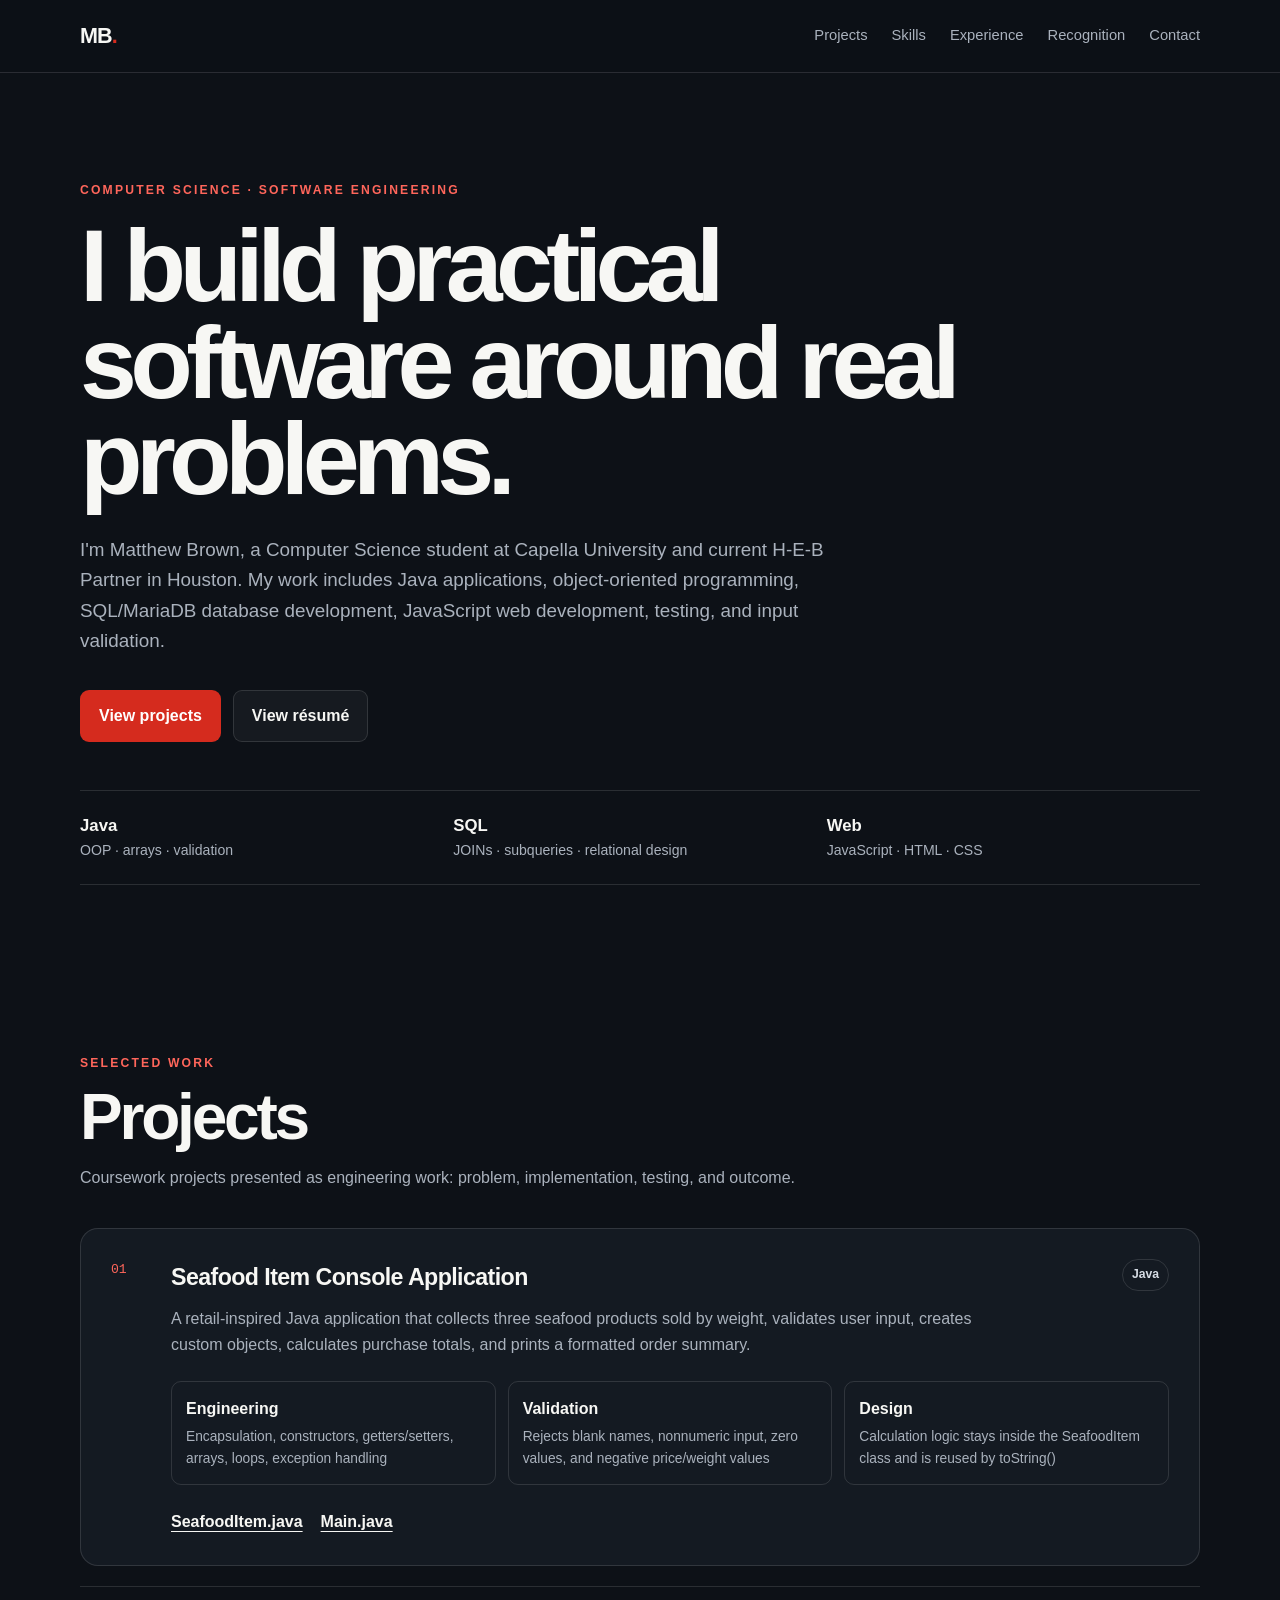
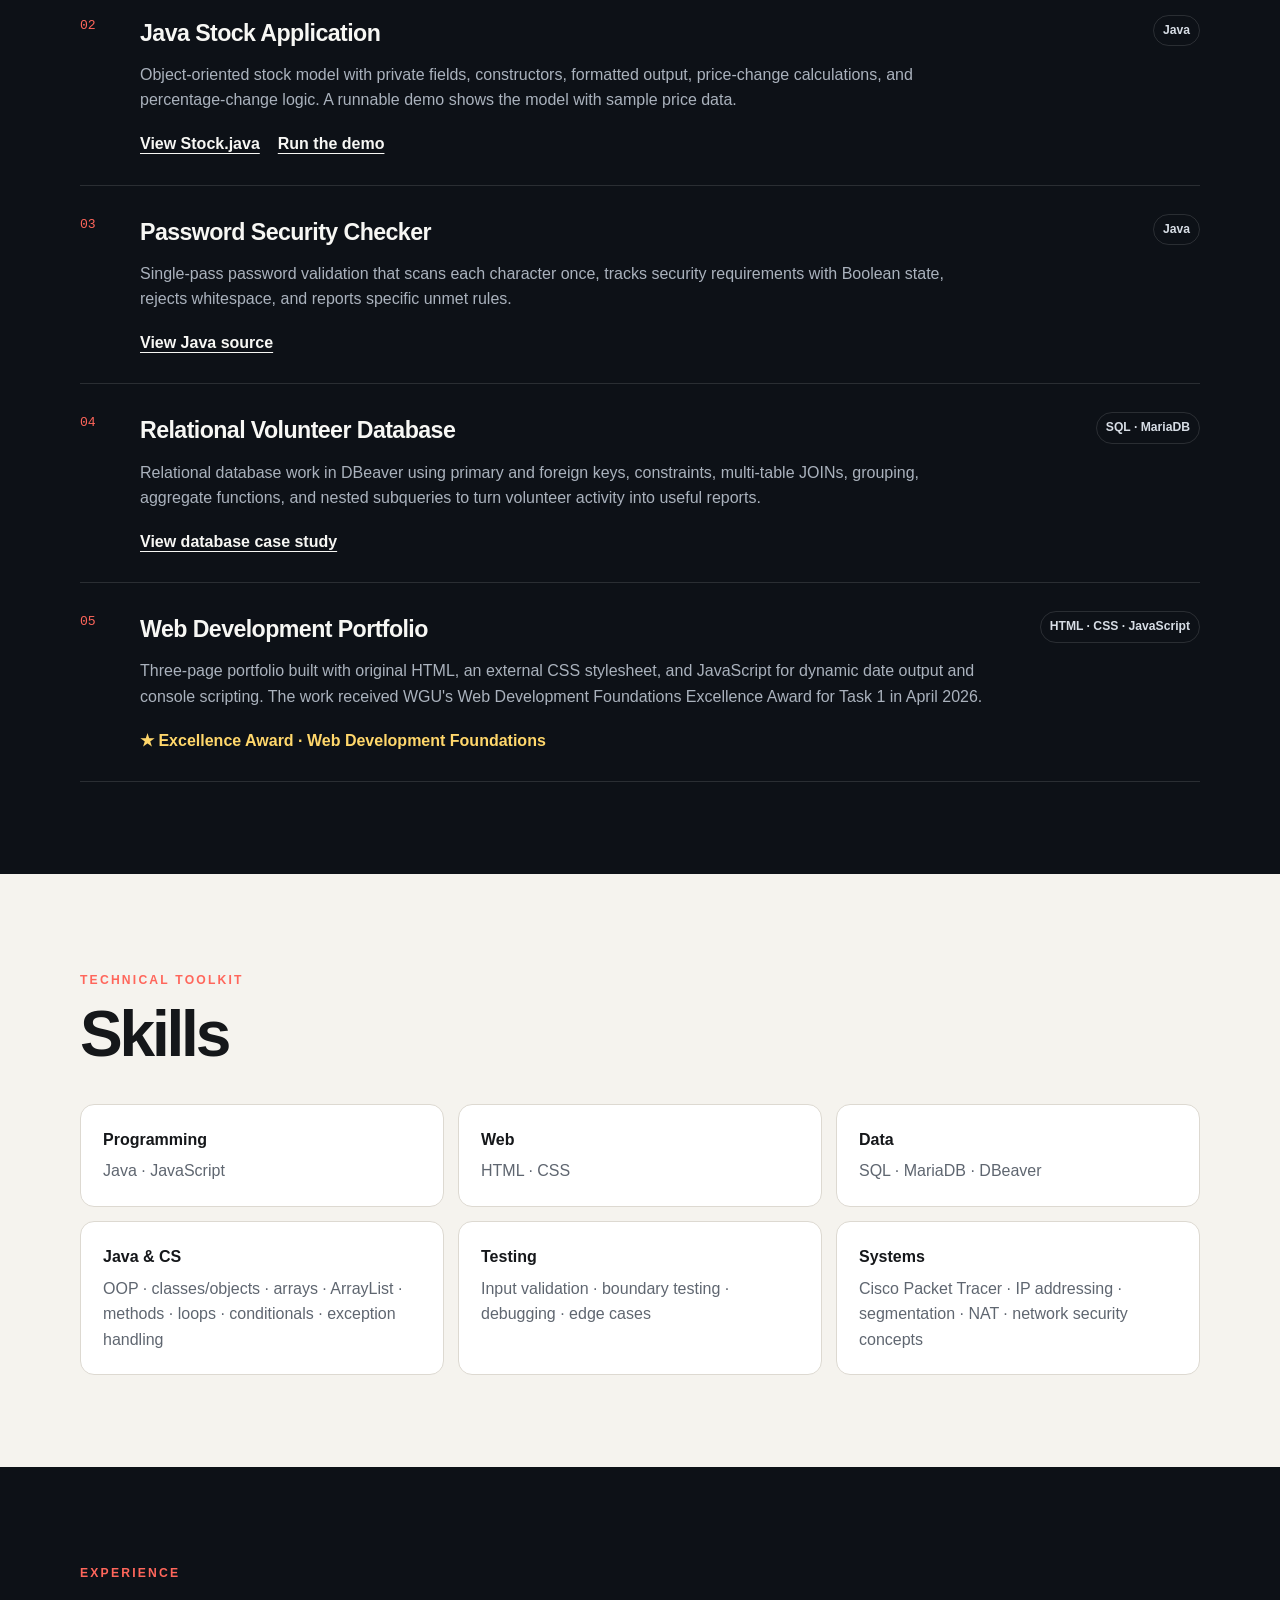
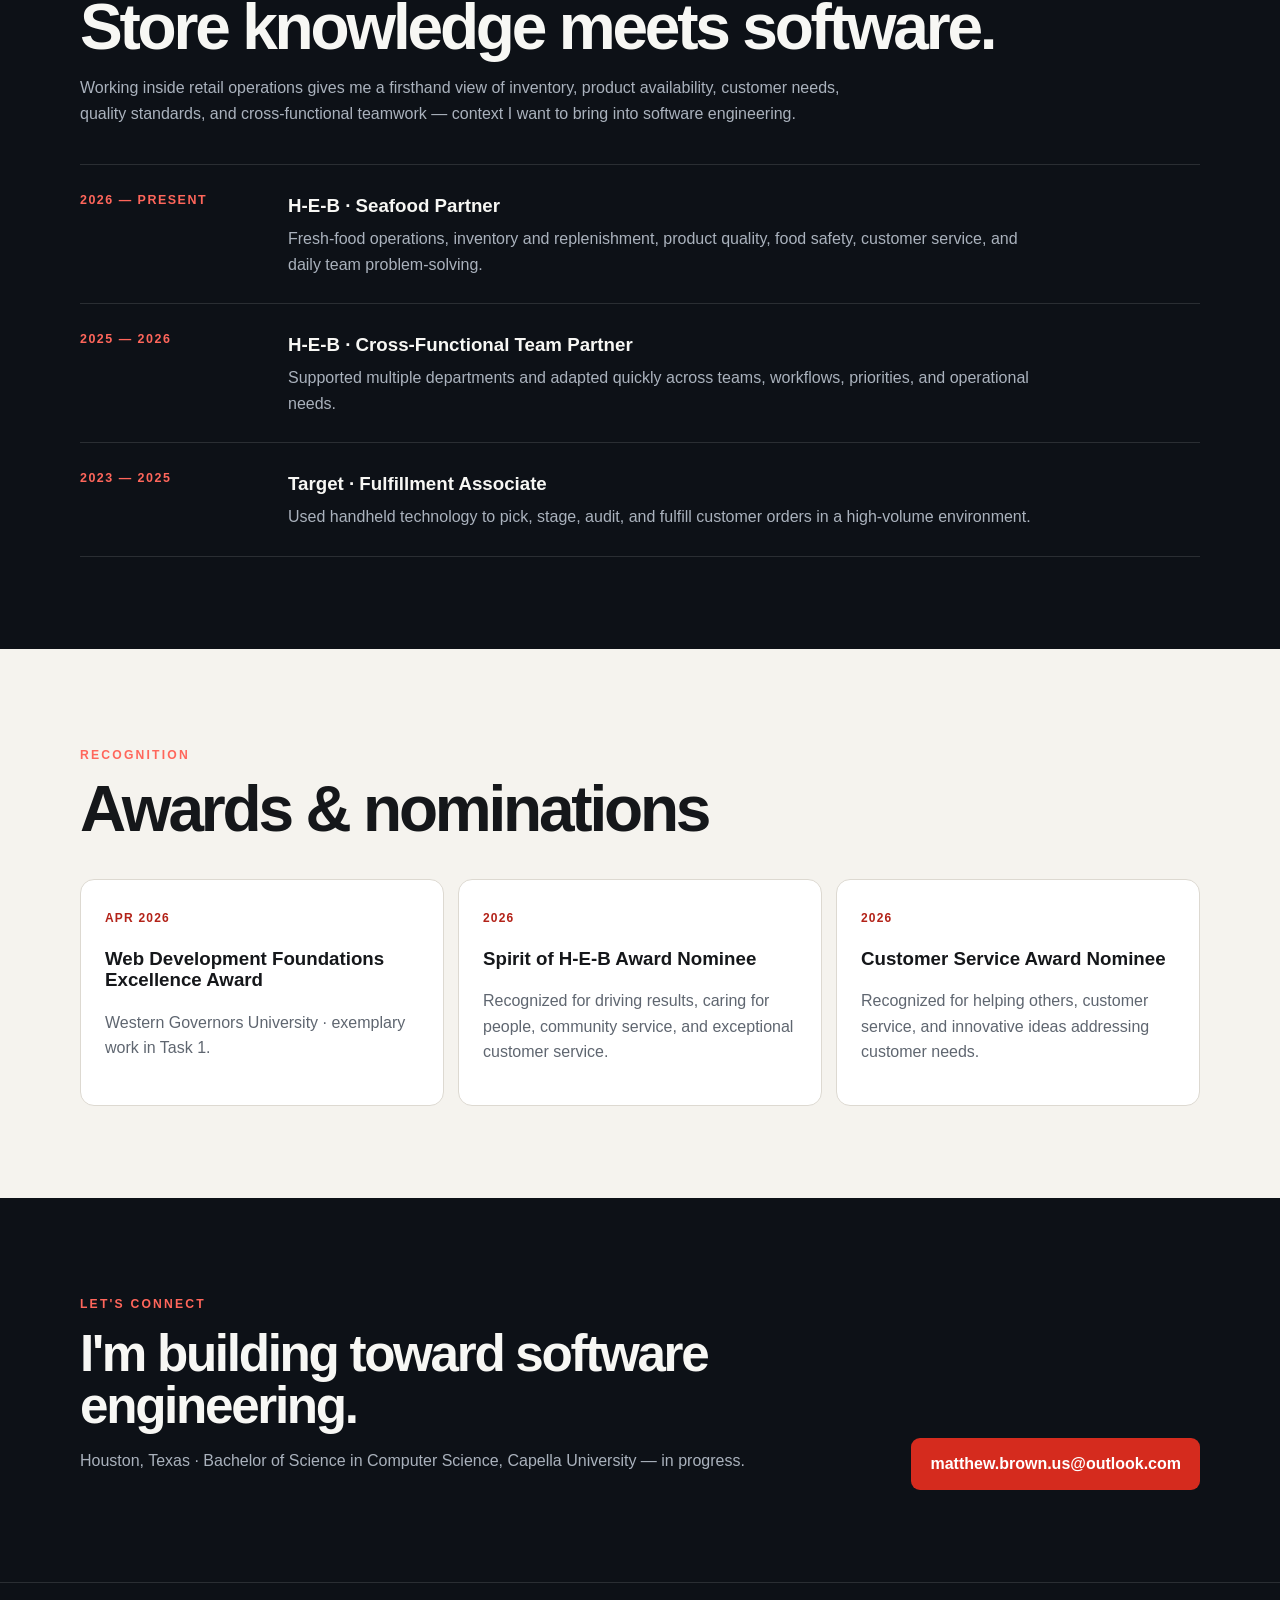
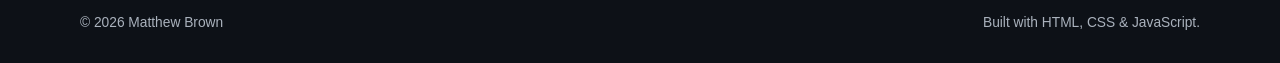
<file: index.html>
<!doctype html>
<html lang="en">
<head>
  <meta charset="utf-8">
  <meta name="viewport" content="width=device-width, initial-scale=1">
  <meta name="description" content="Matthew Brown — Computer Science student and H-E-B Partner building Java, JavaScript, SQL, and database projects.">
  <title>Matthew Brown | Software Engineering Portfolio</title>
  <link rel="stylesheet" href="styles.css">
</head>
<body>
  <a class="skip-link" href="#main">Skip to content</a>

  <header class="site-header">
    <nav class="nav wrap" aria-label="Primary navigation">
      <a class="brand" href="#top" aria-label="Matthew Brown home">MB<span>.</span></a>
      <div class="nav-links">
        <a href="#projects">Projects</a>
        <a href="#skills">Skills</a>
        <a href="#experience">Experience</a>
        <a href="#recognition">Recognition</a>
        <a href="#contact">Contact</a>
      </div>
    </nav>
  </header>

  <main id="main">
    <section class="hero wrap" id="top">
      <div class="eyebrow">COMPUTER SCIENCE · SOFTWARE ENGINEERING</div>
      <h1>I build practical software around real problems.</h1>
      <p class="hero-copy">
        I'm Matthew Brown, a Computer Science student at Capella University and current H-E-B Partner in Houston.
        My work includes Java applications, object-oriented programming, SQL/MariaDB database development,
        JavaScript web development, testing, and input validation.
      </p>
      <div class="hero-actions">
        <a class="button primary" href="#projects">View projects</a>
        <a class="button secondary" href="Matthew_Brown_Resume.pdf">View résumé</a>
      </div>
      <div class="quick-facts" aria-label="Quick facts">
        <div><strong>Java</strong><span>OOP · arrays · validation</span></div>
        <div><strong>SQL</strong><span>JOINs · subqueries · relational design</span></div>
        <div><strong>Web</strong><span>JavaScript · HTML · CSS</span></div>
      </div>
    </section>

    <section class="section wrap" id="projects">
      <div class="section-heading">
        <span>SELECTED WORK</span>
        <h2>Projects</h2>
        <p>Coursework projects presented as engineering work: problem, implementation, testing, and outcome.</p>
      </div>

      <article class="project featured">
        <div class="project-number">01</div>
        <div class="project-body">
          <div class="project-topline">
            <h3>Seafood Item Console Application</h3>
            <span class="tag">Java</span>
          </div>
          <p>
            A retail-inspired Java application that collects three seafood products sold by weight,
            validates user input, creates custom objects, calculates purchase totals, and prints a formatted order summary.
          </p>
          <div class="project-grid">
            <div><strong>Engineering</strong><span>Encapsulation, constructors, getters/setters, arrays, loops, exception handling</span></div>
            <div><strong>Validation</strong><span>Rejects blank names, nonnumeric input, zero values, and negative price/weight values</span></div>
            <div><strong>Design</strong><span>Calculation logic stays inside the SeafoodItem class and is reused by toString()</span></div>
          </div>
          <div class="project-links">
            <a href="projects/seafood/SeafoodItem.java">SeafoodItem.java</a>
            <a href="projects/seafood/Main.java">Main.java</a>
          </div>
        </div>
      </article>

      <div class="project-list">
        <article class="project">
          <div class="project-number">02</div>
          <div class="project-body">
            <div class="project-topline">
              <h3>Java Stock Application</h3>
              <span class="tag">Java</span>
            </div>
            <p>
              Object-oriented stock model with private fields, constructors, formatted output,
              price-change calculations, and percentage-change logic. A runnable demo
              shows the model with sample price data.
            </p>
            <div class="project-links">
              <a href="projects/stock/Stock.java">View Stock.java</a>
              <a href="projects/stock/StockDemo.java">Run the demo</a>
            </div>
          </div>
        </article>

        <article class="project">
          <div class="project-number">03</div>
          <div class="project-body">
            <div class="project-topline">
              <h3>Password Security Checker</h3>
              <span class="tag">Java</span>
            </div>
            <p>
              Single-pass password validation that scans each character once, tracks security requirements
              with Boolean state, rejects whitespace, and reports specific unmet rules.
            </p>
            <div class="project-links">
              <a href="projects/password/Assessment04.java">View Java source</a>
            </div>
          </div>
        </article>

        <article class="project">
          <div class="project-number">04</div>
          <div class="project-body">
            <div class="project-topline">
              <h3>Relational Volunteer Database</h3>
              <span class="tag">SQL · MariaDB</span>
            </div>
            <p>
              Relational database work in DBeaver using primary and foreign keys, constraints, multi-table
              JOINs, grouping, aggregate functions, and nested subqueries to turn volunteer activity into useful reports.
            </p>
            <div class="project-links">
              <a href="projects/database-project.html">View database case study</a>
            </div>
          </div>
        </article>

        <article class="project award-project">
          <div class="project-number">05</div>
          <div class="project-body">
            <div class="project-topline">
              <h3>Web Development Portfolio</h3>
              <span class="tag">HTML · CSS · JavaScript</span>
            </div>
            <p>
              Three-page portfolio built with original HTML, an external CSS stylesheet, and JavaScript
              for dynamic date output and console scripting. The work received WGU's Web Development Foundations
              Excellence Award for Task 1 in April 2026.
            </p>
            <div class="award-callout">★ Excellence Award · Web Development Foundations</div>
          </div>
        </article>
      </div>
    </section>

    <section class="section alt" id="skills">
      <div class="wrap">
        <div class="section-heading">
          <span>TECHNICAL TOOLKIT</span>
          <h2>Skills</h2>
        </div>
        <div class="skills-grid">
          <div class="skill-card"><h3>Programming</h3><p>Java · JavaScript</p></div>
          <div class="skill-card"><h3>Web</h3><p>HTML · CSS</p></div>
          <div class="skill-card"><h3>Data</h3><p>SQL · MariaDB · DBeaver</p></div>
          <div class="skill-card"><h3>Java & CS</h3><p>OOP · classes/objects · arrays · ArrayList · methods · loops · conditionals · exception handling</p></div>
          <div class="skill-card"><h3>Testing</h3><p>Input validation · boundary testing · debugging · edge cases</p></div>
          <div class="skill-card"><h3>Systems</h3><p>Cisco Packet Tracer · IP addressing · segmentation · NAT · network security concepts</p></div>
        </div>
      </div>
    </section>

    <section class="section wrap" id="experience">
      <div class="section-heading">
        <span>EXPERIENCE</span>
        <h2>Store knowledge meets software.</h2>
        <p>
          Working inside retail operations gives me a firsthand view of inventory, product availability,
          customer needs, quality standards, and cross-functional teamwork — context I want to bring into software engineering.
        </p>
      </div>
      <div class="timeline">
        <article>
          <div class="timeline-meta">2026 — PRESENT</div>
          <div><h3>H-E-B · Seafood Partner</h3><p>Fresh-food operations, inventory and replenishment, product quality, food safety, customer service, and daily team problem-solving.</p></div>
        </article>
        <article>
          <div class="timeline-meta">2025 — 2026</div>
          <div><h3>H-E-B · Cross-Functional Team Partner</h3><p>Supported multiple departments and adapted quickly across teams, workflows, priorities, and operational needs.</p></div>
        </article>
        <article>
          <div class="timeline-meta">2023 — 2025</div>
          <div><h3>Target · Fulfillment Associate</h3><p>Used handheld technology to pick, stage, audit, and fulfill customer orders in a high-volume environment.</p></div>
        </article>
      </div>
    </section>

    <section class="section alt" id="recognition">
      <div class="wrap">
        <div class="section-heading">
          <span>RECOGNITION</span>
          <h2>Awards & nominations</h2>
        </div>
        <div class="recognition-grid">
          <article><span>APR 2026</span><h3>Web Development Foundations Excellence Award</h3><p>Western Governors University · exemplary work in Task 1.</p></article>
          <article><span>2026</span><h3>Spirit of H-E-B Award Nominee</h3><p>Recognized for driving results, caring for people, community service, and exceptional customer service.</p></article>
          <article><span>2026</span><h3>Customer Service Award Nominee</h3><p>Recognized for helping others, customer service, and innovative ideas addressing customer needs.</p></article>
        </div>
      </div>
    </section>

    <section class="section wrap contact" id="contact">
      <div>
        <span class="eyebrow">LET'S CONNECT</span>
        <h2>I'm building toward software engineering.</h2>
        <p>Houston, Texas · Bachelor of Science in Computer Science, Capella University — in progress.</p>
      </div>
      <a class="button primary" href="mailto:matthew.brown.us@outlook.com">matthew.brown.us@outlook.com</a>
    </section>
  </main>

  <footer>
    <div class="wrap footer-inner">
      <span>© <span id="year"></span> Matthew Brown</span>
      <span>Built with HTML, CSS & JavaScript.</span>
    </div>
  </footer>
  <script src="script.js"></script>
</body>
</html>
</file>
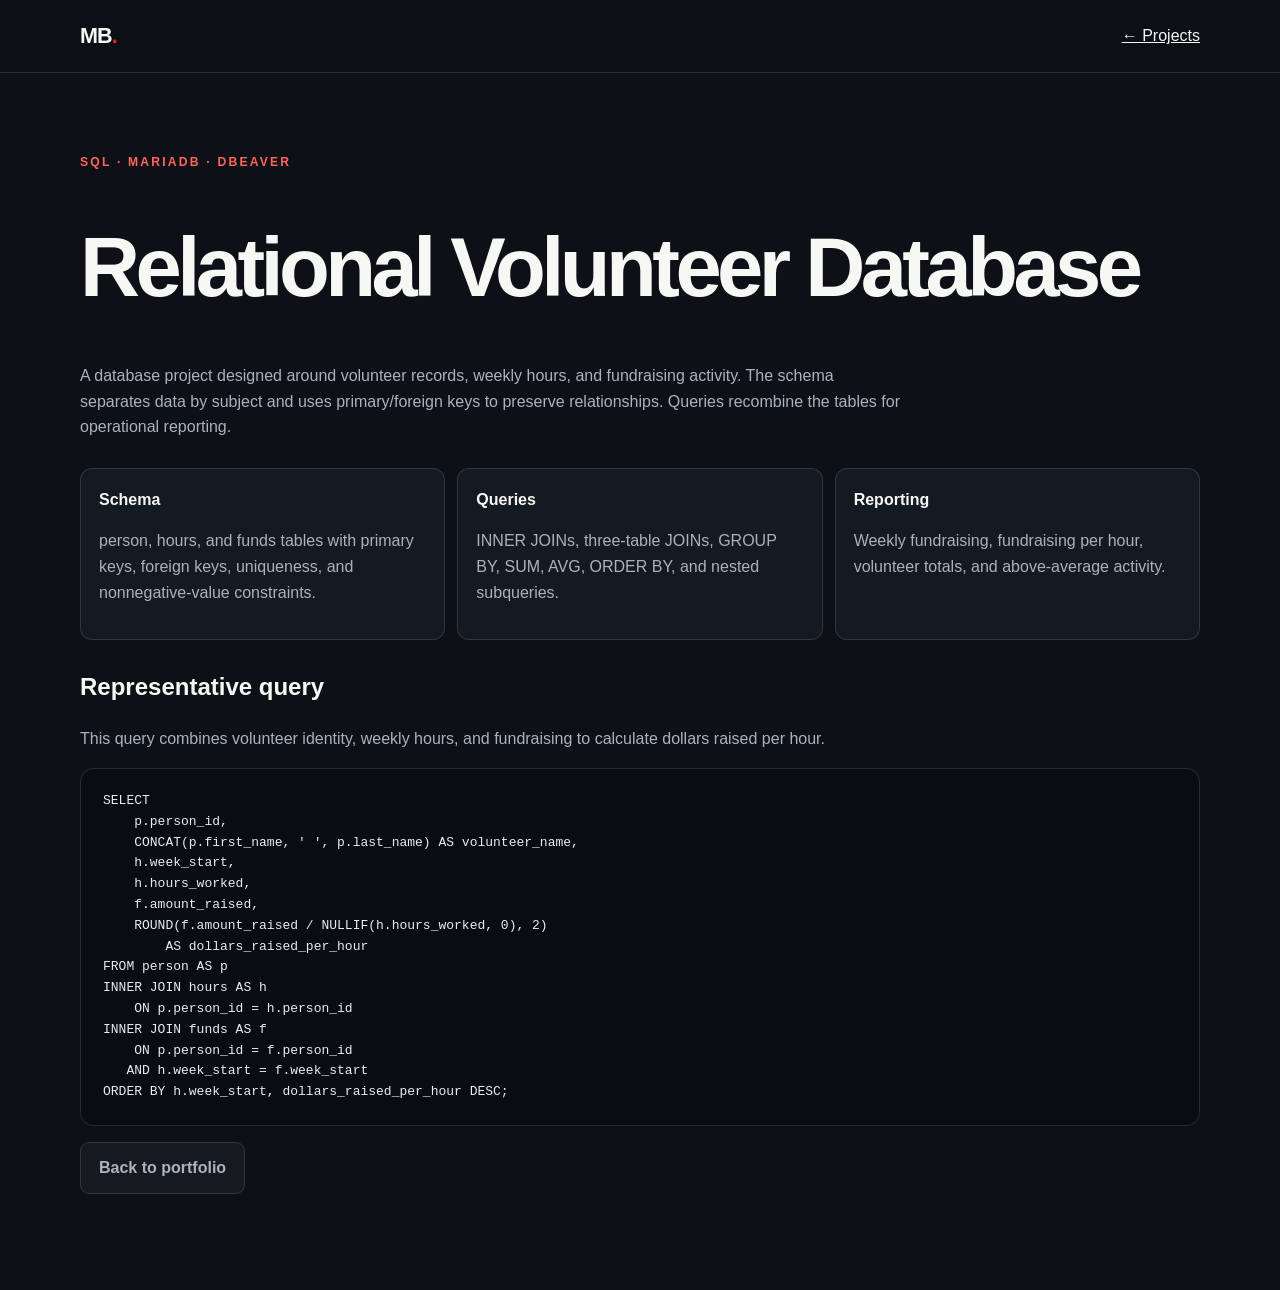
<file: projects/database-project.html>
<!doctype html>
<html lang="en">
<head>
  <meta charset="utf-8">
  <meta name="viewport" content="width=device-width, initial-scale=1">
  <title>Relational Volunteer Database | Matthew Brown</title>
  <link rel="stylesheet" href="../styles.css">
  <style>
    .case{padding:80px 0}.case h1{font-size:clamp(2.5rem,7vw,5.2rem);letter-spacing:-.055em;line-height:.95}
    .case p{max-width:820px;color:var(--muted)} pre{overflow:auto;background:#090c10;border:1px solid var(--line);padding:22px;border-radius:14px;color:#e8edf3}
    .case-grid{display:grid;grid-template-columns:repeat(3,1fr);gap:12px;margin:28px 0}.case-grid div{background:var(--panel);border:1px solid var(--line);padding:18px;border-radius:12px}
    @media(max-width:760px){.case-grid{grid-template-columns:1fr}}
  </style>
</head>
<body>
  <header class="site-header"><nav class="nav wrap"><a class="brand" href="../index.html">MB<span>.</span></a><a href="../index.html#projects">← Projects</a></nav></header>
  <main class="case wrap">
    <div class="eyebrow">SQL · MARIADB · DBEAVER</div>
    <h1>Relational Volunteer Database</h1>
    <p>
      A database project designed around volunteer records, weekly hours, and fundraising activity.
      The schema separates data by subject and uses primary/foreign keys to preserve relationships.
      Queries recombine the tables for operational reporting.
    </p>
    <div class="case-grid">
      <div><strong>Schema</strong><p>person, hours, and funds tables with primary keys, foreign keys, uniqueness, and nonnegative-value constraints.</p></div>
      <div><strong>Queries</strong><p>INNER JOINs, three-table JOINs, GROUP BY, SUM, AVG, ORDER BY, and nested subqueries.</p></div>
      <div><strong>Reporting</strong><p>Weekly fundraising, fundraising per hour, volunteer totals, and above-average activity.</p></div>
    </div>
    <h2>Representative query</h2>
    <p>This query combines volunteer identity, weekly hours, and fundraising to calculate dollars raised per hour.</p>
<pre><code>SELECT
    p.person_id,
    CONCAT(p.first_name, ' ', p.last_name) AS volunteer_name,
    h.week_start,
    h.hours_worked,
    f.amount_raised,
    ROUND(f.amount_raised / NULLIF(h.hours_worked, 0), 2)
        AS dollars_raised_per_hour
FROM person AS p
INNER JOIN hours AS h
    ON p.person_id = h.person_id
INNER JOIN funds AS f
    ON p.person_id = f.person_id
   AND h.week_start = f.week_start
ORDER BY h.week_start, dollars_raised_per_hour DESC;</code></pre>
    <p><a class="button secondary" href="../index.html#projects">Back to portfolio</a></p>
  </main>
</body>
</html>
</file>
<file: styles.css>
:root{
  --bg:#0d1117;
  --panel:#141a22;
  --panel2:#f5f3ee;
  --text:#f7f7f4;
  --muted:#aab2bd;
  --ink:#15171a;
  --ink-muted:#5f6670;
  --accent:#d52b1e;
  --line:rgba(255,255,255,.12);
  --max:1120px;
}
*{box-sizing:border-box}
html{scroll-behavior:smooth}
body{margin:0;background:var(--bg);color:var(--text);font-family:Inter,ui-sans-serif,-apple-system,BlinkMacSystemFont,"Segoe UI",sans-serif;line-height:1.6}
a{color:inherit}
.wrap{width:min(var(--max),calc(100% - 40px));margin-inline:auto}
.skip-link{position:absolute;left:-9999px;top:0;background:white;color:black;padding:10px;z-index:99}
.skip-link:focus{left:10px;top:10px}
.site-header{position:sticky;top:0;z-index:20;background:rgba(13,17,23,.88);backdrop-filter:blur(16px);border-bottom:1px solid var(--line)}
.nav{height:72px;display:flex;align-items:center;justify-content:space-between}
.brand{font-weight:900;font-size:1.35rem;text-decoration:none;letter-spacing:-.04em}.brand span{color:var(--accent)}
.nav-links{display:flex;gap:24px}.nav-links a{text-decoration:none;color:var(--muted);font-size:.92rem}.nav-links a:hover{color:white}
.hero{padding:108px 0 72px}
.eyebrow,.section-heading>span{font-size:.76rem;letter-spacing:.18em;font-weight:800;color:#ff665b}
.hero h1{font-size:clamp(3rem,8vw,6.8rem);line-height:.94;letter-spacing:-.065em;max-width:950px;margin:18px 0 28px}
.hero-copy{font-size:1.18rem;color:var(--muted);max-width:790px}
.hero-actions{display:flex;gap:12px;margin:34px 0 48px;flex-wrap:wrap}
.button{display:inline-flex;align-items:center;justify-content:center;padding:12px 18px;border-radius:9px;text-decoration:none;font-weight:750;border:1px solid transparent}
.button.primary{background:var(--accent);color:white}.button.primary:hover{filter:brightness(1.08)}
.button.secondary{border-color:var(--line);background:rgba(255,255,255,.04)}
.quick-facts{display:grid;grid-template-columns:repeat(3,1fr);border-top:1px solid var(--line);border-bottom:1px solid var(--line)}
.quick-facts div{padding:22px 20px 22px 0;display:flex;flex-direction:column}.quick-facts strong{font-size:1.05rem}.quick-facts span{color:var(--muted);font-size:.88rem}
.section{padding:92px 0}
.section.alt{background:var(--panel2);color:var(--ink)}
.section-heading{margin-bottom:38px}.section-heading h2{font-size:clamp(2.2rem,5vw,4rem);line-height:1;letter-spacing:-.05em;margin:10px 0 14px}.section-heading p{max-width:760px;color:var(--muted)}
.alt .section-heading p{color:var(--ink-muted)}
.project{display:grid;grid-template-columns:60px 1fr;border-top:1px solid var(--line);padding:28px 0}
.project:last-child{border-bottom:1px solid var(--line)}
.project.featured{background:var(--panel);padding:30px;border:1px solid var(--line);border-radius:18px;margin-bottom:20px}
.project-number{font-family:ui-monospace,SFMono-Regular,Menlo,monospace;color:#ff665b;font-size:.82rem}
.project-topline{display:flex;justify-content:space-between;gap:16px;align-items:flex-start}
.project h3{font-size:1.45rem;margin:0 0 10px;letter-spacing:-.025em}
.project p{color:var(--muted);margin:0;max-width:850px}
.tag{font-size:.76rem;font-weight:800;padding:5px 9px;border:1px solid var(--line);border-radius:999px;white-space:nowrap;color:#d7dde5}
.project-grid{display:grid;grid-template-columns:repeat(3,1fr);gap:12px;margin:24px 0}
.project-grid div{border:1px solid var(--line);padding:14px;border-radius:10px}.project-grid strong,.project-grid span{display:block}.project-grid span{color:var(--muted);font-size:.86rem;margin-top:4px}
.project-links{display:flex;gap:18px;margin-top:18px}.project-links a{font-weight:750;text-underline-offset:4px}
.award-callout{margin-top:18px;color:#ffd76b;font-weight:750}
.skills-grid{display:grid;grid-template-columns:repeat(3,1fr);gap:14px}
.skill-card{background:white;border:1px solid #ddd9d1;border-radius:14px;padding:22px}.skill-card h3{margin:0 0 6px;font-size:1rem}.skill-card p{margin:0;color:var(--ink-muted)}
.timeline article{display:grid;grid-template-columns:180px 1fr;gap:28px;padding:26px 0;border-top:1px solid var(--line)}
.timeline article:last-child{border-bottom:1px solid var(--line)}
.timeline-meta{font-size:.78rem;letter-spacing:.12em;color:#ff665b;font-weight:800}.timeline h3{margin:0 0 5px}.timeline p{margin:0;color:var(--muted);max-width:760px}
.recognition-grid{display:grid;grid-template-columns:repeat(3,1fr);gap:14px}.recognition-grid article{background:white;border:1px solid #ddd9d1;border-radius:14px;padding:24px}.recognition-grid span{font-size:.75rem;color:#b32218;font-weight:850;letter-spacing:.1em}.recognition-grid h3{line-height:1.15}.recognition-grid p{color:var(--ink-muted)}
.contact{display:flex;align-items:flex-end;justify-content:space-between;gap:40px}.contact h2{font-size:clamp(2rem,4vw,3.5rem);letter-spacing:-.045em;line-height:1.02;margin:12px 0}.contact p{color:var(--muted)}
footer{border-top:1px solid var(--line)}.footer-inner{min-height:80px;display:flex;justify-content:space-between;align-items:center;color:var(--muted);font-size:.86rem}
@media(max-width:760px){
  .nav-links{display:none}.hero{padding-top:78px}.quick-facts,.skills-grid,.recognition-grid,.project-grid{grid-template-columns:1fr}
  .project{grid-template-columns:34px 1fr}.project.featured{padding:22px 16px}
  .project-topline{display:block}.tag{display:inline-block;margin:3px 0 10px}
  .timeline article{grid-template-columns:1fr;gap:8px}.contact{align-items:flex-start;flex-direction:column}.footer-inner{flex-direction:column;justify-content:center;gap:4px}
}
@media(prefers-reduced-motion:reduce){html{scroll-behavior:auto}}
</file>
